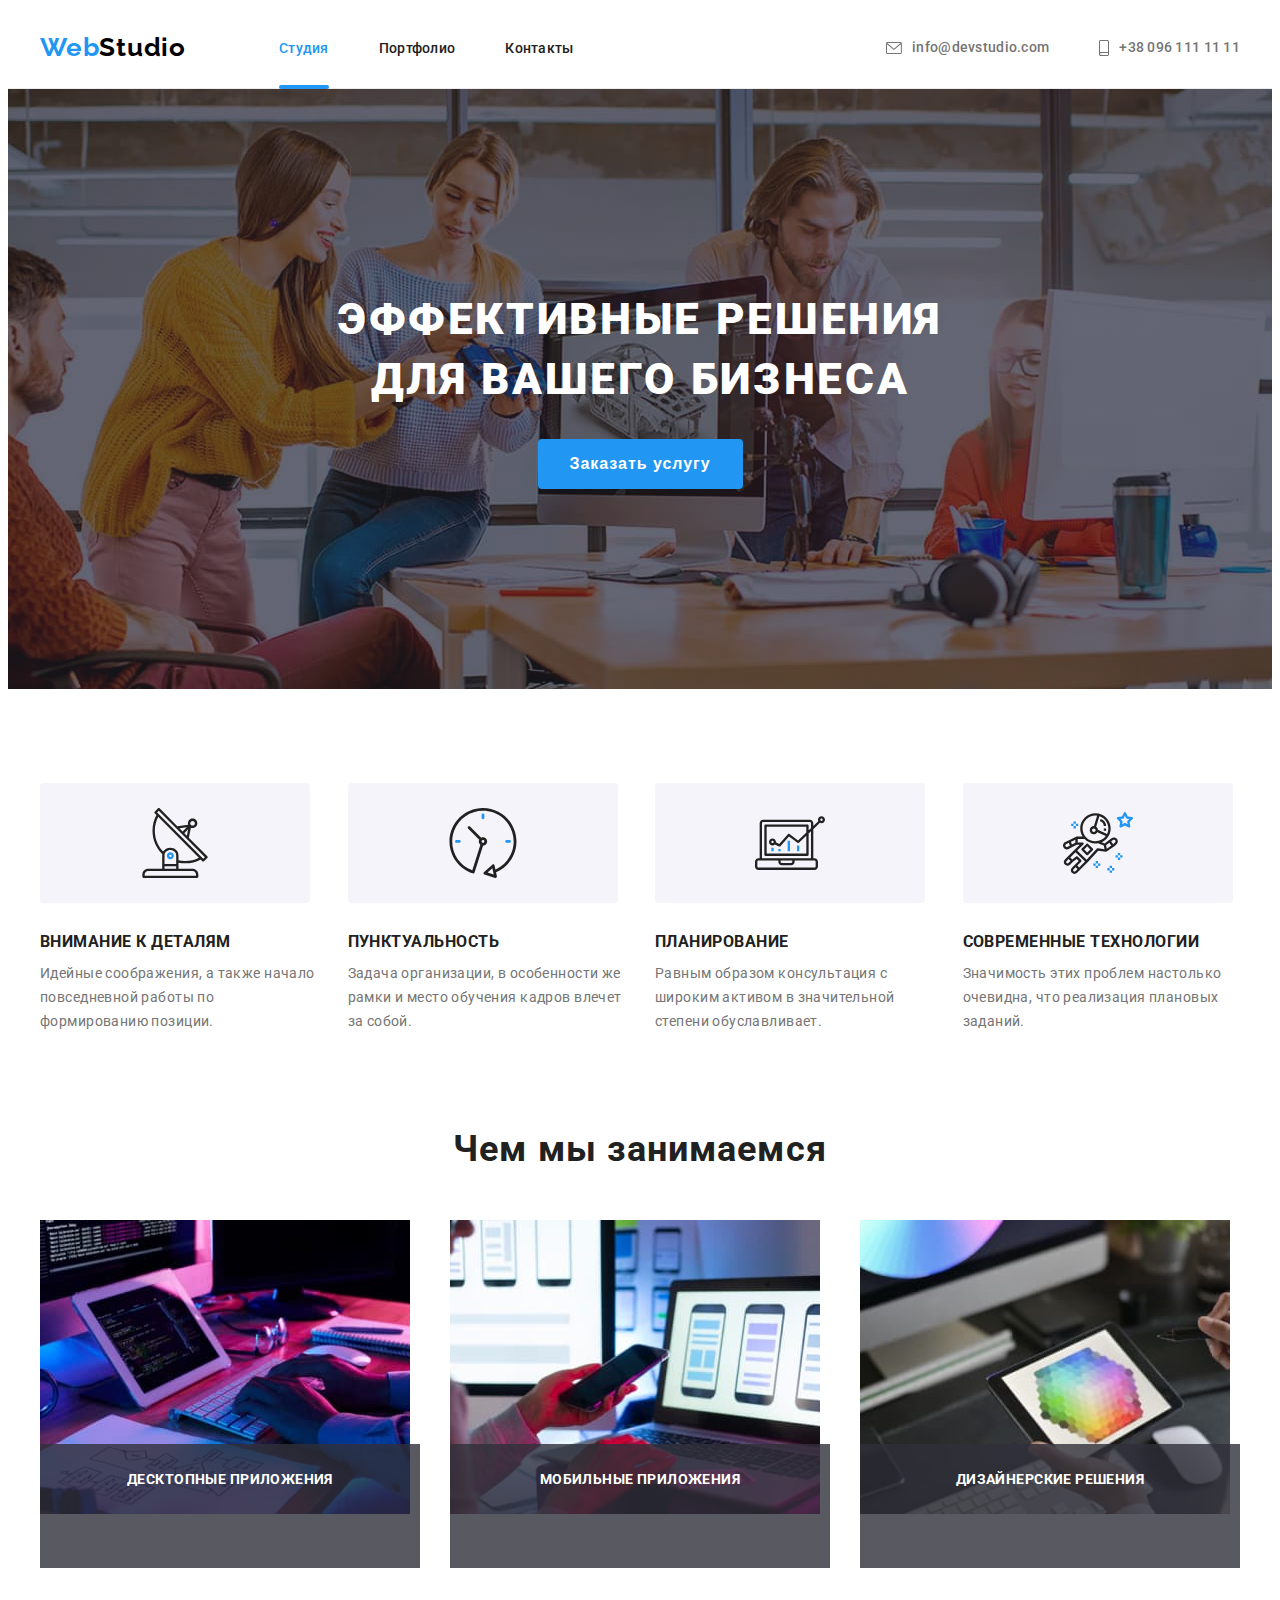
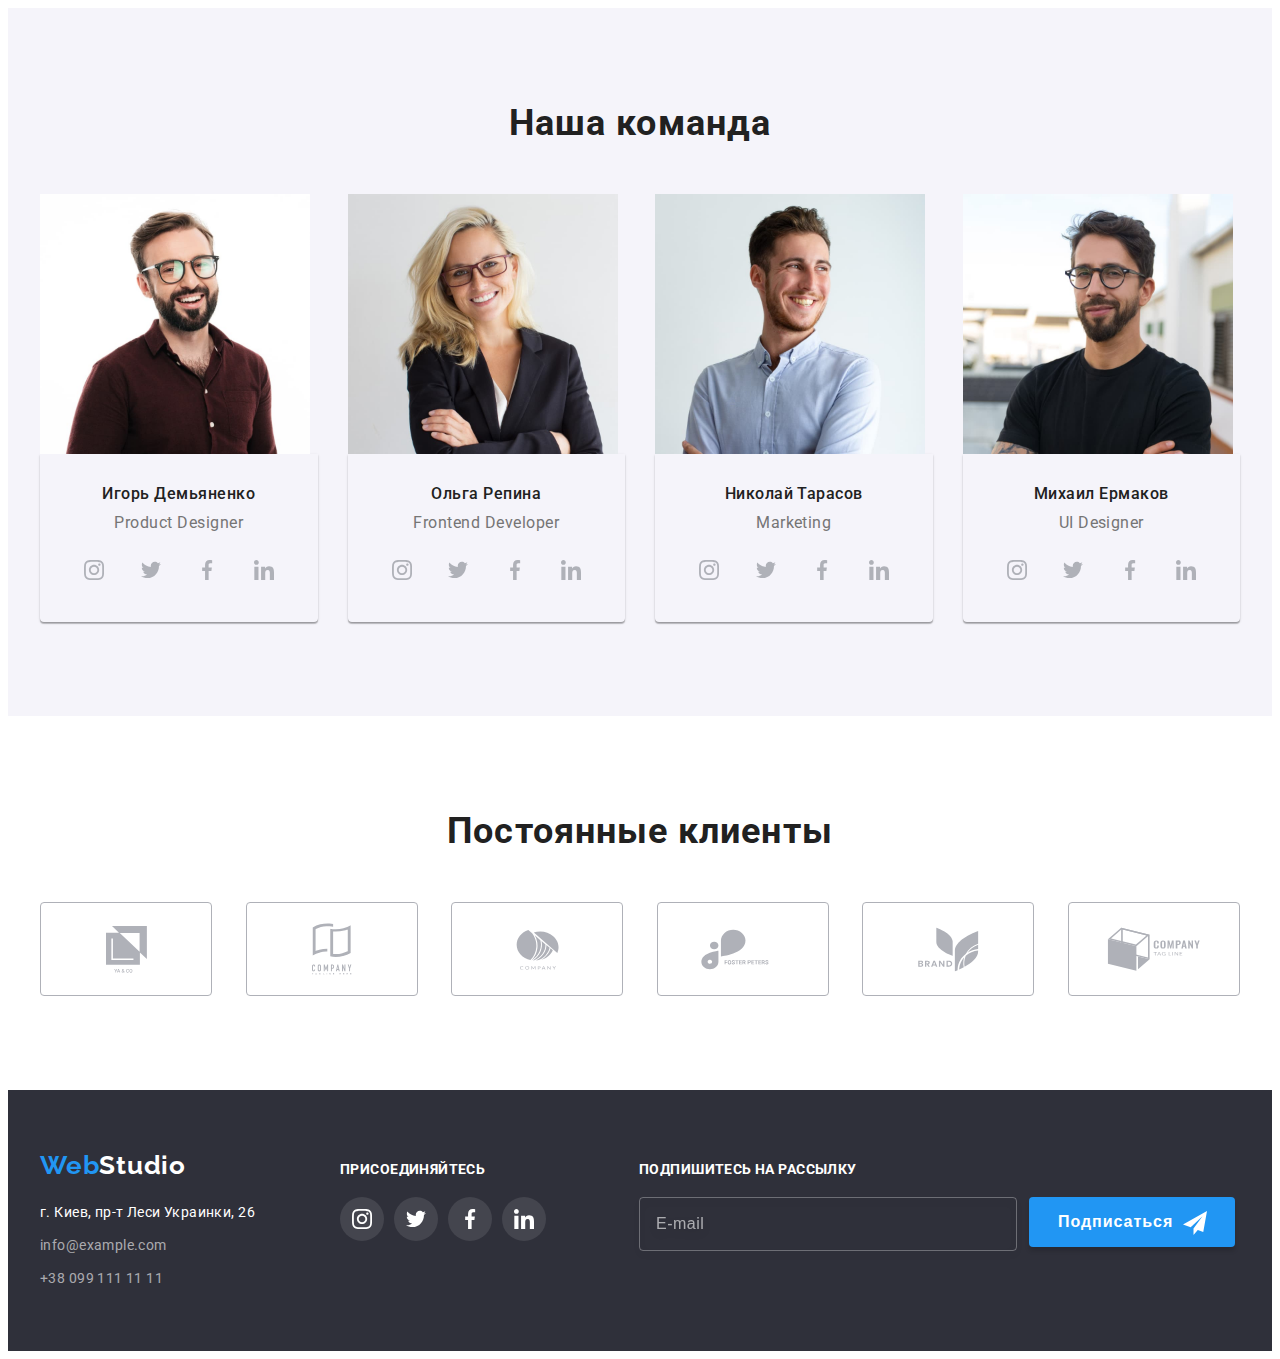
<file: index.html>
<!DOCTYPE html>
<html lang="ru">
  <head>
    <meta charset="UTF-8" />
    <meta http-equiv="X-UA-Compatible" content="IE=edge" />
    <meta name="viewport" content="width=device-width, initial-scale=1.0" />
    <title>WebStudio</title>
    <link rel="preconnect" href="https://fonts.gstatic.com" />
    <link
      href="https://fonts.googleapis.com/css2?family=Raleway:wght@700&family=Roboto:wght@400;500;700;900&display=swap"
      rel="stylesheet"
    />
    <link
      rel="stylesheet"
      href="https://cdnjs.cloudflare.com/ajax/libs/modern-normalize/1.1.0/modern-normalize.min.css"
      integrity="sha512-wpPYUAdjBVSE4KJnH1VR1HeZfpl1ub8YT/NKx4PuQ5NmX2tKuGu6U/JRp5y+Y8XG2tV+wKQpNHVUX03MfMFn9Q=="
      crossorigin="anonymous"
      referrerpolicy="no-referrer"
    />
    <link
      rel="stylesheet"
      href="https://cdnjs.cloudflare.com/ajax/libs/animate.css/4.1.1/animate.min.css"
    />
    <link rel="stylesheet" href="./css/styles.css" />
  </head>
  <body>
    <!--Header-->
    <header class="header">
      <div class="container header-container">
        <a class="logo link" href="./"> <span class="logo-part">Web</span>Studio</a>
        <nav class="navigation">
          <ul class="menu list">
            <li class="menu-item">
              <a class="menu-link link current" href="./index.html">Студия</a>
            </li>
            <li class="menu-item">
              <a class="menu-link link" href="./portfolio.html">Портфолио</a>
            </li>
            <li class="menu-item"><a class="menu-link link" href="">Контакты</a></li>
          </ul>
        </nav>
        <ul class="contacts list">
          <li class="contacts-item">
            <a class="contacts-link link" href="mailto:info@devstudio.com"
              ><svg class="icon-header" width="16" height="12">
                <use href="./images/icons.svg#icon-envelope"></use></svg
              >info@devstudio.com
            </a>
          </li>
          <li class="contacts-item">
            <a class="contacts-link link" href="tel:+380961111111"
              ><svg class="icon-header" width="10" height="16">
                <use href="./images/icons.svg#icon-smartphone"></use></svg
              >+38 096 111 11 11</a
            >
          </li>
        </ul>
      </div>
    </header>
    <main>
      <!--Hero-->
      <section class="hero">
        <div class="container">
          <h1 class="hero-title">Эффективные решения для вашего бизнеса</h1>
          <button class="modal-button" type="button" data-modal-open>Заказать услугу</button>
        </div>
      </section>
      <!--Advantages-->
      <section class="advantages section">
        <div class="container">
          <h2 class="visually-hidden">Преимущества компании</h2>
          <ul class="advantages-list list">
            <li class="advantages-item">
              <div class="advantages-cards">
                <svg class="icon-advantages" width="70" height="70">
                  <use href="./images/icons.svg#icon-antenna"></use>
                </svg>
              </div>
              <h3 class="advantages-title">Внимание к деталям</h3>
              <p class="advantages-text">
                Идейные соображения, а также начало повседневной работы по формированию позиции.
              </p>
            </li>
            <li class="advantages-item">
              <div class="advantages-cards">
                <svg class="icon-advantages" width="70" height="70">
                  <use href="./images/icons.svg#icon-clock"></use>
                </svg>
              </div>
              <h3 class="advantages-title">Пунктуальность</h3>
              <p class="advantages-text">
                Задача организации, в особенности же рамки и место обучения кадров влечет за собой.
              </p>
            </li>
            <li class="advantages-item">
              <div class="advantages-cards">
                <svg class="icon-advantages" width="70" height="70">
                  <use href="./images/icons.svg#icon-diagram"></use>
                </svg>
              </div>
              <h3 class="advantages-title">Планирование</h3>
              <p class="advantages-text">
                Равным образом консультация с широким активом в значительной степени обуславливает.
              </p>
            </li>
            <li class="advantages-item">
              <div class="advantages-cards">
                <svg class="icon-advantages" width="70" height="70">
                  <use href="./images/icons.svg#icon-astronaut"></use>
                </svg>
              </div>
              <h3 class="advantages-title">Современные технологии</h3>
              <p class="advantages-text">
                Значимость этих проблем настолько очевидна, что реализация плановых заданий.
              </p>
            </li>
          </ul>
        </div>
      </section>
      <!--Gallery-->
      <section class="gallery section">
        <div class="container">
          <h2 class="gallery-title">Чем мы занимаемся</h2>
          <ul class="gallery-list list">
            <li class="gallery-item">
              <div class="gallery-img">
                <img src="./images/img-1.jpg" alt="Работа на планшете" width="370" height="294" />
                <p class="overlay-gallery">Десктопные приложения</p>
              </div>
            </li>
            <li class="gallery-item">
              <div class="gallery-img">
                <img src="./images/img-2.jpg" alt="Работа на планшете" width="370" height="294" />
                <p class="overlay-gallery">Мобильные приложения</p>
              </div>
            </li>
            <li class="gallery-item">
              <div class="gallery-img">
                <img src="./images/img-3.jpg" alt="Работа на планшете" width="370" height="294" />
                <p class="overlay-gallery">Дизайнерские решения</p>
              </div>
            </li>
          </ul>
        </div>
      </section>
      <!--Team-->
      <section class="team section">
        <div class="container">
          <h2 class="team-title">Наша команда</h2>
          <ul class="team-list list">
            <li class="team-item">
              <img src="./images/team/igor.jpg" alt="Игорь Демьяненко" width="270" height="260" />
              <div class="team-item-content">
                <h3 class="team-title-item">Игорь Демьяненко</h3>
                <p class="team-text" lang="en">Product Designer</p>
                <ul class="social-list list">
                  <li class="social-list-item">
                    <a href="#" class="social-link link"
                      ><svg class="icon-team" width="20" height="20">
                        <use href="./images/icons.svg#icon-instagram"></use></svg
                    ></a>
                  </li>
                  <li class="social-list-item">
                    <a href="#" class="social-link link"
                      ><svg class="icon-team" width="20" height="20">
                        <use href="./images/icons.svg#icon-twitter"></use></svg
                    ></a>
                  </li>
                  <li class="social-list-item">
                    <a href="#" class="social-link link"
                      ><svg class="icon-team" width="20" height="20">
                        <use href="./images/icons.svg#icon-facebook"></use></svg
                    ></a>
                  </li>
                  <li class="social-list-item">
                    <a href="#" class="social-link link"
                      ><svg class="icon-team" width="20" height="20">
                        <use href="./images/icons.svg#icon-linkedin"></use></svg
                    ></a>
                  </li>
                </ul>
              </div>
            </li>
            <li class="team-item">
              <img src="./images/team/olga.jpg" alt="Ольга Репина" width="270" height="260" />
              <div class="team-item-content">
                <h3 class="team-title-item">Ольга Репина</h3>
                <p class="team-text" lang="en">Frontend Developer</p>
                <ul class="social-list list">
                  <li class="social-list-item">
                    <a href="#" class="social-link link"
                      ><svg class="icon-team" width="20" height="20">
                        <use href="./images/icons.svg#icon-instagram"></use></svg
                    ></a>
                  </li>
                  <li class="social-list-item">
                    <a href="#" class="social-link link"
                      ><svg class="icon-team" width="20" height="20">
                        <use href="./images/icons.svg#icon-twitter"></use></svg
                    ></a>
                  </li>
                  <li class="social-list-item">
                    <a href="#" class="social-link link"
                      ><svg class="icon-team" width="20" height="20">
                        <use href="./images/icons.svg#icon-facebook"></use></svg
                    ></a>
                  </li>
                  <li class="social-list-item">
                    <a href="#" class="social-link link"
                      ><svg class="icon-team" width="20" height="20">
                        <use href="./images/icons.svg#icon-linkedin"></use></svg
                    ></a>
                  </li>
                </ul>
              </div>
            </li>
            <li class="team-item">
              <img
                src="./images/team/nickolay.jpg"
                alt="Николай Тарасов"
                width="270"
                height="260"
              />
              <div class="team-item-content">
                <h3 class="team-title-item">Николай Тарасов</h3>
                <p class="team-text" lang="en">Marketing</p>
                <ul class="social-list list">
                  <li class="social-list-item">
                    <a href="#" class="social-link link"
                      ><svg class="icon-team" width="20" height="20">
                        <use href="./images/icons.svg#icon-instagram"></use></svg
                    ></a>
                  </li>
                  <li class="social-list-item">
                    <a href="#" class="social-link link"
                      ><svg class="icon-team" width="20" height="20">
                        <use href="./images/icons.svg#icon-twitter"></use></svg
                    ></a>
                  </li>
                  <li class="social-list-item">
                    <a href="#" class="social-link link"
                      ><svg class="icon-team" width="20" height="20">
                        <use href="./images/icons.svg#icon-facebook"></use></svg
                    ></a>
                  </li>
                  <li class="social-list-item">
                    <a href="#" class="social-link link"
                      ><svg class="icon-team" width="20" height="20">
                        <use href="./images/icons.svg#icon-linkedin"></use></svg
                    ></a>
                  </li>
                </ul>
              </div>
            </li>
            <li class="team-item">
              <img src="./images/team/michail.jpg" alt="Михаил Ермаков" width="270" height="260" />
              <div class="team-item-content">
                <h3 class="team-title-item">Михаил Ермаков</h3>
                <p class="team-text" lang="en">UI Designer</p>
                <ul class="social-list list">
                  <li class="social-list-item">
                    <a href="#" class="social-link link"
                      ><svg class="icon-team" width="20" height="20">
                        <use href="./images/icons.svg#icon-instagram"></use></svg
                    ></a>
                  </li>
                  <li class="social-list-item">
                    <a href="#" class="social-link link"
                      ><svg class="icon-team" width="20" height="20">
                        <use href="./images/icons.svg#icon-twitter"></use></svg
                    ></a>
                  </li>
                  <li class="social-list-item">
                    <a href="#" class="social-link link"
                      ><svg class="icon-team" width="20" height="20">
                        <use href="./images/icons.svg#icon-facebook"></use></svg
                    ></a>
                  </li>
                  <li class="social-list-item">
                    <a href="#" class="social-link link"
                      ><svg class="icon-team" width="20" height="20">
                        <use href="./images/icons.svg#icon-linkedin"></use></svg
                    ></a>
                  </li>
                </ul>
              </div>
            </li>
          </ul>
        </div>
      </section>
      <section class="clients section">
        <div class="container">
          <h2 class="clients-title">Постоянные клиенты</h2>
          <ul class="clients-list list">
            <li class="clients-item">
              <a href="#" class="clients-link link">
                <svg class="icon-clients" width="41" height="47">
                  <use href="./images/icons.svg#icon-ya-co"></use>
                </svg>
              </a>
            </li>
            <li class="clients-item">
              <a href="#" class="clients-link link">
                <svg class="icon-clients" width="40" height="52">
                  <use href="./images/icons.svg#icon-company-tagline-here"></use>
                </svg>
              </a>
            </li>
            <li class="clients-item">
              <a href="#" class="clients-link link">
                <svg class="icon-clients" width="43" height="41">
                  <use href="./images/icons.svg#icon-company"></use>
                </svg>
              </a>
            </li>
            <li class="clients-item">
              <a href="#" class="clients-link link">
                <svg class="icon-clients" width="84" height="41">
                  <use href="./images/icons.svg#icon-foster-peters"></use>
                </svg>
              </a>
            </li>
            <li class="clients-item">
              <a href="#" class="clients-link link">
                <svg class="icon-clients" width="63" height="45">
                  <use href="./images/icons.svg#icon-brand"></use>
                </svg>
              </a>
            </li>
            <li class="clients-item">
              <a href="#" class="clients-link link">
                <svg class="icon-clients" width="94" height="44">
                  <use href="./images/icons.svg#icon-company-tag-line"></use>
                </svg>
              </a>
            </li>
          </ul>
        </div>
      </section>
    </main>
    <!--Footer-->
    <footer class="footer">
      <div class="container footer-container">
        <div class="address-container">
          <a class="logo-footer link" href="./"><span class="logo-part">Web</span>Studio</a>
          <address class="address">
            <ul class="address-list list">
              <li class="address-item">
                <a
                  class="address-link link"
                  href="https://goo.gl/maps/QvTUTjKMQHzoDzai6"
                  target="_blank"
                  rel="noopener noreferrer"
                  >г. Киев, пр-т Леси Украинки, 26</a
                >
              </li>
              <li class="address-item">
                <a class="mail-link link" href="mailto:info@example.com">info@example.com</a>
              </li>
              <li class="address-item">
                <a class="mail-link link" href="tel:+380991111111">+38 099 111 11 11</a>
              </li>
            </ul>
          </address>
        </div>
        <div class="social-container">
          <p class="social-text">присоединяйтесь</p>
          <ul class="footer-social-list list">
            <li class="footer-social-item">
              <a href="#" class="footer-social-link link">
                <svg class="icon-social-footer" width="20" height="20">
                  <use href="./images/icons.svg#icon-instagram"></use>
                </svg>
              </a>
            </li>
            <li class="footer-social-item">
              <a href="#" class="footer-social-link link">
                <svg class="icon-social-footer" width="20" height="20">
                  <use href="./images/icons.svg#icon-twitter"></use>
                </svg>
              </a>
            </li>
            <li class="footer-social-item">
              <a href="#" class="footer-social-link link">
                <svg class="icon-social-footer" width="20" height="20">
                  <use href="./images/icons.svg#icon-facebook"></use>
                </svg>
              </a>
            </li>
            <li class="footer-social-item">
              <a href="#" class="footer-social-link link">
                <svg class="icon-social-footer" width="20" height="20">
                  <use href="./images/icons.svg#icon-linkedin"></use>
                </svg>
              </a>
            </li>
          </ul>
        </div>
        <div class="subscription-container">
          <form class="subscription-form" action="#">
            <p class="subscription-text">подпишитесь на рассылку</p>
            <label class="subscription-label"
              ><input
                type="email"
                class="subscription-input"
                name="subscription"
                placeholder="E-mail"
                required
              />
            </label>
            <button type="submit" class="subscription-submit">
              Подписаться<svg class="subscription-send" width="24" height="24">
                <use href="./images/icons.svg#icon-send"></use>
              </svg>
            </button>
          </form>
        </div>
      </div>
    </footer>
    <div class="backdrop is-hidden" data-modal>
      <div class="modal">
        <button type="button" class="close-button" data-modal-close>
          <svg class="icon-modal-button" width="11" height="11">
            <use href="./images/icons.svg#icon-close"></use>
          </svg>
        </button>
        <form class="modal-form" action="#">
          <p class="modal-form-title">Оставьте свои данные, мы вам перезвоним</p>
          <label class="modal-form-field"
            >Имя<span class="modal-form-input-wrapper"
              ><input
                type="text"
                class="modal-form-input"
                name="user-name"
                maxlength="2"
                pattern="[a-zA-Zа-яёА-ЯЁ]+"
                title="Имя должно содержать символы кириллицы или латиницы"
                required /><svg class="modal-form-icon" width="18" height="18">
                <use href="./images/icons.svg#icon-person"></use></svg></span
          ></label>
          <label class="modal-form-field"
            >Телефон
            <span class="modal-form-input-wrapper">
              <input
                type="tel"
                class="modal-form-input"
                name="user-tel"
                pattern="[0-9]{3}-[0-9]{3}-[0-9]{2}-[0-9]{2}"
                title="095-234-56-78"
                required /><svg class="modal-form-icon" width="18" height="18">
                <use href="./images/icons.svg#icon-phone"></use></svg></span
          ></label>
          <label class="modal-form-field"
            >Почта<span class="modal-form-input-wrapper"
              ><input type="email" class="modal-form-input" name="user-email" required /><svg
                class="modal-form-icon"
                width="18"
                height="18"
              >
                <use href="./images/icons.svg#icon-email"></use></svg></span
          ></label>
          <label class="modal-form-field"
            >Комментарий<textarea
              name="user-message"
              placeholder="Введите текст"
              class="modal-form-message"
            ></textarea>
          </label>
          <input
            type="checkbox"
            class="modal-form-checkbox visually-hidden"
            id="accept-policy"
            name="check"
          /><label for="accept-policy" class="modal-form-checkbox-label"
            >Соглашаюсь с рассылкой и принимаю&nbsp;
            <a href="#" class="modal-form-link">Условия договора</a></label
          >
          <button type="submit" class="modal-form-submit">Отправить</button>
        </form>
      </div>
    </div>
    <script src="./js/modal.js"></script>
  </body>
</html>
</file>
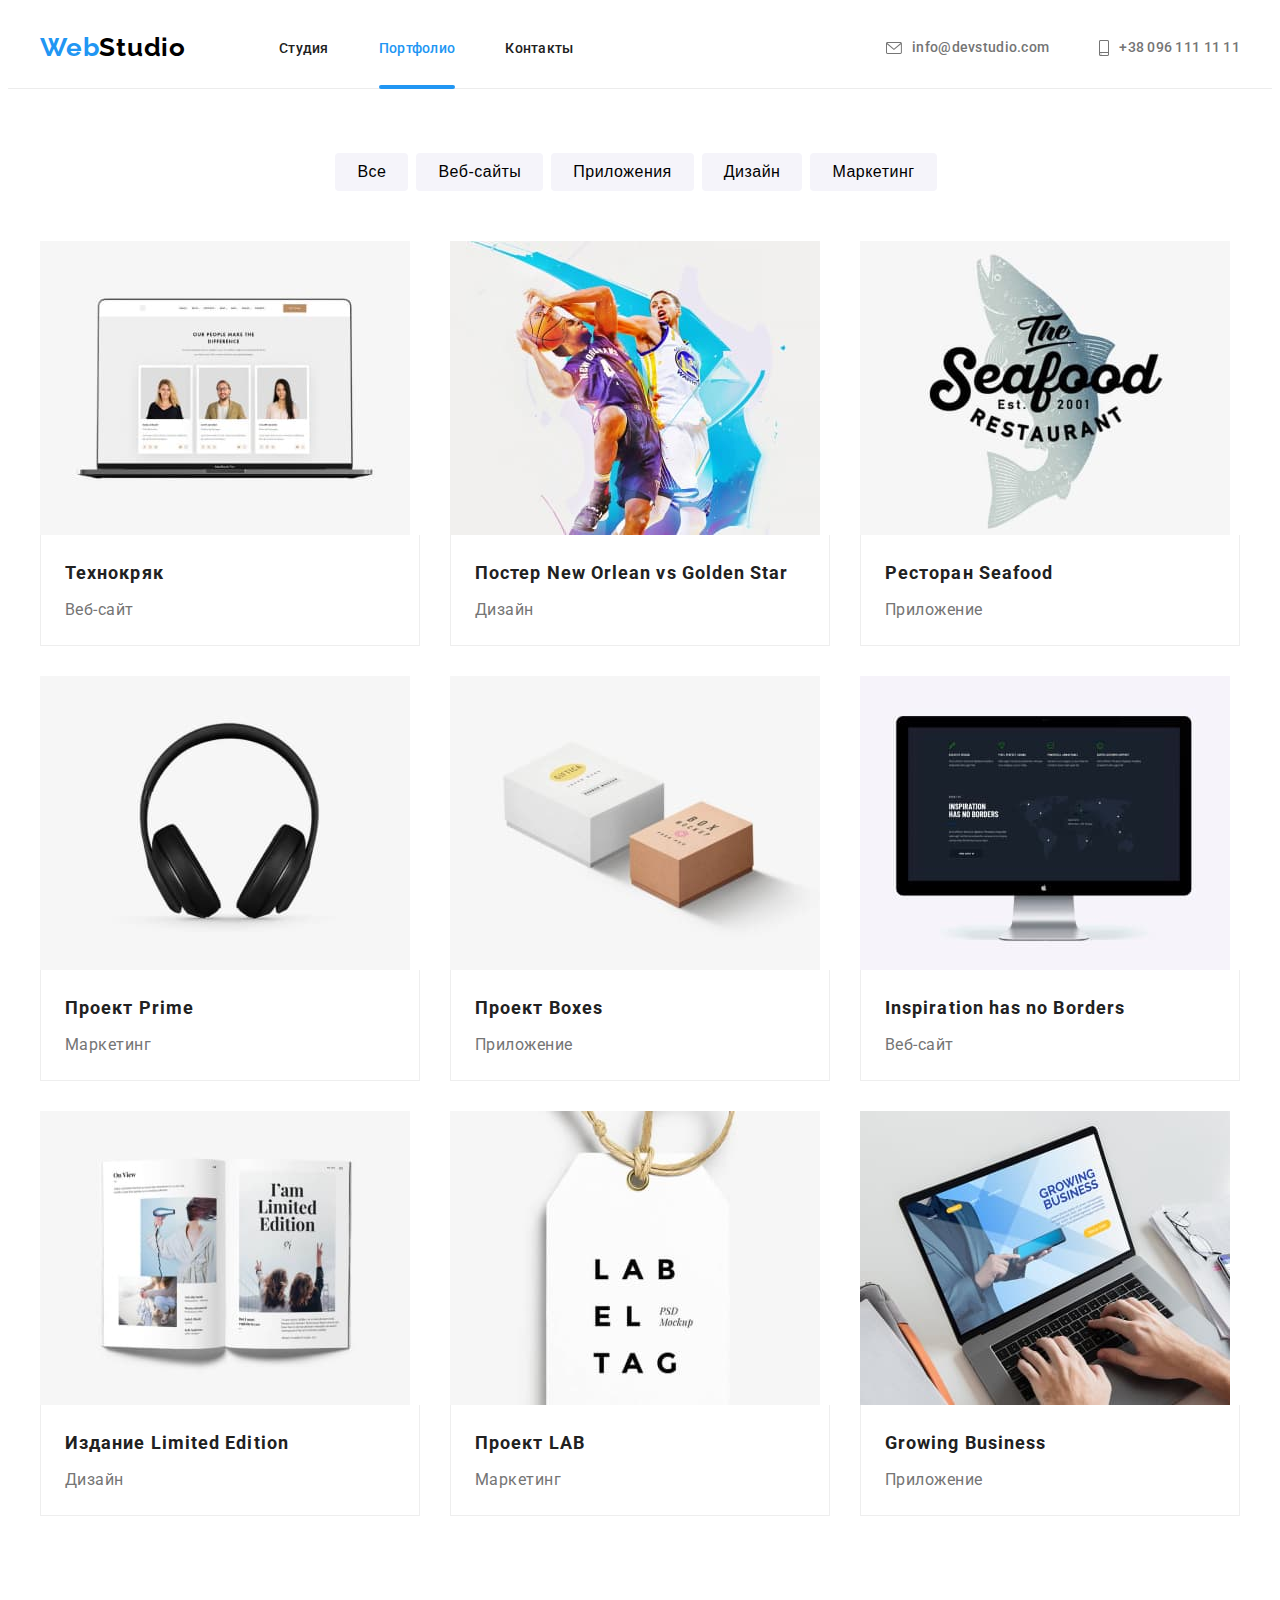
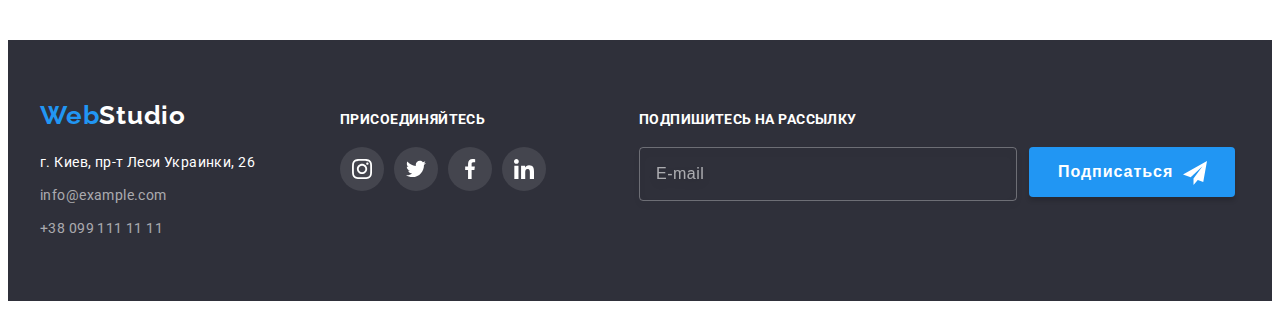
<file: portfolio.html>
<!DOCTYPE html>
<html lang="ru">
  <head>
    <meta charset="UTF-8" />
    <meta http-equiv="X-UA-Compatible" content="IE=edge" />
    <meta name="viewport" content="width=device-width, initial-scale=1.0" />
    <title>WebStudio</title>
    <link rel="preconnect" href="https://fonts.gstatic.com" />
    <link
      href="https://fonts.googleapis.com/css2?family=Raleway:wght@700&family=Roboto:wght@400;500;700;900&display=swap"
      rel="stylesheet"
    />
    <link
      rel="stylesheet"
      href="https://cdnjs.cloudflare.com/ajax/libs/modern-normalize/1.1.0/modern-normalize.min.css"
      integrity="sha512-wpPYUAdjBVSE4KJnH1VR1HeZfpl1ub8YT/NKx4PuQ5NmX2tKuGu6U/JRp5y+Y8XG2tV+wKQpNHVUX03MfMFn9Q=="
      crossorigin="anonymous"
      referrerpolicy="no-referrer"
    />
    <link
      rel="stylesheet"
      href="https://cdnjs.cloudflare.com/ajax/libs/animate.css/4.1.1/animate.min.css"
    />
    <link rel="stylesheet" href="./css/styles.css" />
  </head>
  <body>
    <!--Header-->
    <header class="header">
      <div class="container header-container">
        <a class="logo link" href="./"> <span class="logo-part">Web</span>Studio</a>
        <nav class="navigation">
          <ul class="menu list">
            <li class="menu-item">
              <a class="menu-link link" href="./index.html">Студия</a>
            </li>
            <li class="menu-item">
              <a class="menu-link link current" href="./portfolio.html">Портфолио</a>
            </li>
            <li class="menu-item"><a class="menu-link link" href="#">Контакты</a></li>
          </ul>
        </nav>
        <ul class="contacts list">
          <li class="contacts-item">
            <a class="contacts-link link" href="mailto:info@devstudio.com"
              ><svg class="icon-header" width="16" height="12">
                <use href="./images/icons.svg#icon-envelope"></use></svg
              >info@devstudio.com</a
            >
          </li>
          <li class="contacts-item">
            <a class="contacts-link link" href="tel:+380961111111"
              ><svg class="icon-header" width="10" height="16">
                <use href="./images/icons.svg#icon-smartphone"></use></svg
              >+38 096 111 11 11</a
            >
          </li>
        </ul>
      </div>
    </header>
    <!-- Main -->
    <main>
      <section class="portfolio section-portfolio">
        <div class="container">
          <h1 class="visually-hidden">Портфолио</h1>
          <ul class="portfolio-list list">
            <li class="portfolio-item">
              <button class="portfolio-button" type="button">Все</button>
            </li>
            <li class="portfolio-item">
              <button class="portfolio-button" type="button">Веб-сайты</button>
            </li>
            <li class="portfolio-item">
              <button class="portfolio-button" type="button">Приложения</button>
            </li>
            <li class="portfolio-item">
              <button class="portfolio-button" type="button">Дизайн</button>
            </li>
            <li class="portfolio-item">
              <button class="portfolio-button" type="button">Маркетинг</button>
            </li>
          </ul>
          <ul class="portfolio-jobs-list list">
            <li class="portfolio-jobs-item">
              <a class="portfolio-jobs-link link" href="#"
                ><div class="portfolio-jobs-img">
                  <img
                    src="./images/portfolio/technocryk.jpg"
                    alt="Страница веб-сайта Технокряк"
                    width="370"
                    height="294"
                  />
                  <p class="overlay">
                    Технокряк это современная площадка распространения коронавируса. Компании
                    используют эту платформу для цифрового шпионажа и атак на защищённые сервера
                    конкурентов.
                  </p>
                </div>
                <div class="portfolio-jobs-content">
                  <h2 class="portfolio-jobs-title">Технокряк</h2>
                  <p class="portfolio-jobs-text">Веб-сайт</p>
                </div>
              </a>
            </li>
            <li class="portfolio-jobs-item">
              <a class="portfolio-jobs-link link" href="#"
                ><div class="portfolio-jobs-img">
                  <img
                    src="./images/portfolio/basketboll.jpg"
                    alt="Два баскетболиста в прыжке"
                    width="370"
                    height="294"
                  />
                  <p class="overlay">
                    Технокряк это современная площадка распространения коронавируса. Компании
                    используют эту платформу для цифрового шпионажа и атак на защищённые сервера
                    конкурентов.
                  </p>
                </div>
                <div class="portfolio-jobs-content">
                  <h2 class="portfolio-jobs-title">
                    Постер <span lang="en">New Orlean vs Golden Star</span>
                  </h2>
                  <p class="portfolio-jobs-text">Дизайн</p>
                </div>
              </a>
            </li>
            <li class="portfolio-jobs-item">
              <a class="portfolio-jobs-link link" href="#"
                ><div class="portfolio-jobs-img">
                  <img
                    src="./images/portfolio/restaurant.jpg"
                    alt="Логотип ресторана"
                    width="370"
                    height="294"
                  />
                  <p class="overlay">
                    Технокряк это современная площадка распространения коронавируса. Компании
                    используют эту платформу для цифрового шпионажа и атак на защищённые сервера
                    конкурентов.
                  </p>
                </div>
                <div class="portfolio-jobs-content">
                  <h2 class="portfolio-jobs-title">Ресторан <span lang="en">Seafood</span></h2>
                  <p class="portfolio-jobs-text">Приложение</p>
                </div>
              </a>
            </li>
            <li class="portfolio-jobs-item">
              <a class="portfolio-jobs-link link" href="#"
                ><div class="portfolio-jobs-img">
                  <img
                    src="./images/portfolio/headphones.jpg"
                    alt="Наушники"
                    width="370"
                    height="294"
                  />
                  <p class="overlay">
                    Технокряк это современная площадка распространения коронавируса. Компании
                    используют эту платформу для цифрового шпионажа и атак на защищённые сервера
                    конкурентов.
                  </p>
                </div>
                <div class="portfolio-jobs-content">
                  <h2 class="portfolio-jobs-title">Проект <span lang="en">Prime</span></h2>
                  <p class="portfolio-jobs-text">Маркетинг</p>
                </div>
              </a>
            </li>
            <li class="portfolio-jobs-item">
              <a class="portfolio-jobs-link link" href="#"
                ><div class="portfolio-jobs-img">
                  <img
                    src="./images/portfolio/boxes.jpg"
                    alt="Две коробки"
                    width="370"
                    height="294"
                  />
                  <p class="overlay">
                    Технокряк это современная площадка распространения коронавируса. Компании
                    используют эту платформу для цифрового шпионажа и атак на защищённые сервера
                    конкурентов.
                  </p>
                </div>
                <div class="portfolio-jobs-content">
                  <h2 class="portfolio-jobs-title">Проект <span lang="en">Boxes</span></h2>
                  <p class="portfolio-jobs-text">Приложение</p>
                </div>
              </a>
            </li>
            <li class="portfolio-jobs-item">
              <a class="portfolio-jobs-link link" href="#"
                ><div class="portfolio-jobs-img">
                  <img
                    src="./images/portfolio/monitor.jpg"
                    alt="Монитор"
                    width="370"
                    height="294"
                  />
                  <p class="overlay">
                    Технокряк это современная площадка распространения коронавируса. Компании
                    используют эту платформу для цифрового шпионажа и атак на защищённые сервера
                    конкурентов.
                  </p>
                </div>
                <div class="portfolio-jobs-content">
                  <h2 class="portfolio-jobs-title" lang="en">Inspiration has no Borders</h2>
                  <p class="portfolio-jobs-text">Веб-сайт</p>
                </div>
              </a>
            </li>
            <li class="portfolio-jobs-item">
              <a class="portfolio-jobs-link link" href="#"
                ><div class="portfolio-jobs-img">
                  <img
                    src="./images/portfolio/edition.jpg"
                    alt="Журнал в развороте"
                    width="370"
                    height="294"
                  />
                  <p class="overlay">
                    Технокряк это современная площадка распространения коронавируса. Компании
                    используют эту платформу для цифрового шпионажа и атак на защищённые сервера
                    конкурентов.
                  </p>
                </div>
                <div class="portfolio-jobs-content">
                  <h2 class="portfolio-jobs-title">
                    Издание <span lang="en">Limited Edition</span>
                  </h2>
                  <p class="portfolio-jobs-text">Дизайн</p>
                </div>
              </a>
            </li>
            <li class="portfolio-jobs-item">
              <a class="portfolio-jobs-link link" href="#"
                ><div class="portfolio-jobs-img">
                  <img
                    src="./images/portfolio/project.jpg"
                    alt="Бирка проекта"
                    width="370"
                    height="294"
                  />
                  <p class="overlay">
                    Технокряк это современная площадка распространения коронавируса. Компании
                    используют эту платформу для цифрового шпионажа и атак на защищённые сервера
                    конкурентов.
                  </p>
                </div>
                <div class="portfolio-jobs-content">
                  <h2 class="portfolio-jobs-title">Проект <span lang="en">LAB</span></h2>
                  <p class="portfolio-jobs-text">Маркетинг</p>
                </div>
              </a>
            </li>
            <li class="portfolio-jobs-item">
              <a class="portfolio-jobs-link link" href="#"
                ><div class="portfolio-jobs-img">
                  <img
                    src="./images/portfolio/attachment.jpg"
                    alt="Работа за ноутбуком"
                    width="370"
                    height="294"
                  />
                  <p class="overlay">
                    Технокряк это современная площадка распространения коронавируса. Компании
                    используют эту платформу для цифрового шпионажа и атак на защищённые сервера
                    конкурентов.
                  </p>
                </div>
                <div class="portfolio-jobs-content">
                  <h2 class="portfolio-jobs-title" lang="en">Growing Business</h2>
                  <p class="portfolio-jobs-text">Приложение</p>
                </div>
              </a>
            </li>
          </ul>
        </div>
      </section>
    </main>
    <!--Footer-->
    <footer class="footer">
      <div class="container footer-container">
        <div class="address-container">
          <a class="logo-footer link" href="./"><span class="logo-part">Web</span>Studio</a>
          <address class="address">
            <ul class="address-list list">
              <li class="address-item">
                <a
                  class="address-link link"
                  href="https://goo.gl/maps/QvTUTjKMQHzoDzai6"
                  target="_blank"
                  rel="noopener noreferrer"
                  >г. Киев, пр-т Леси Украинки, 26</a
                >
              </li>
              <li class="address-item">
                <a class="mail-link link" href="mailto:info@example.com">info@example.com</a>
              </li>
              <li class="address-item">
                <a class="mail-link link" href="tel:+380991111111">+38 099 111 11 11</a>
              </li>
            </ul>
          </address>
        </div>
        <div class="social-container">
          <p class="social-text">присоединяйтесь</p>
          <ul class="footer-social-list list">
            <li class="footer-social-item">
              <a href="#" class="footer-social-link link">
                <svg class="icon-social-footer" width="20" height="20">
                  <use href="./images/icons.svg#icon-instagram"></use>
                </svg>
              </a>
            </li>
            <li class="footer-social-item">
              <a href="#" class="footer-social-link link">
                <svg class="icon-social-footer" width="20" height="20">
                  <use href="./images/icons.svg#icon-twitter"></use>
                </svg>
              </a>
            </li>
            <li class="footer-social-item">
              <a href="#" class="footer-social-link link">
                <svg class="icon-social-footer" width="20" height="20">
                  <use href="./images/icons.svg#icon-facebook"></use>
                </svg>
              </a>
            </li>
            <li class="footer-social-item">
              <a href="#" class="footer-social-link link">
                <svg class="icon-social-footer" width="20" height="20">
                  <use href="./images/icons.svg#icon-linkedin"></use>
                </svg>
              </a>
            </li>
          </ul>
        </div>
        <div class="subscription-container">
          <form class="subscription-form" action="#">
            <p class="subscription-text">подпишитесь на рассылку</p>
            <label class="subscription-label"
              ><input
                type="email"
                class="subscription-input"
                name="subscription"
                placeholder="E-mail"
                required
              />
            </label>
            <button type="submit" class="subscription-submit">
              Подписаться<svg class="subscription-send" width="24" height="24">
                <use href="./images/icons.svg#icon-send"></use>
              </svg>
            </button>
          </form>
        </div>
      </div>
    </footer>
  </body>
</html>
</file>
<file: css/styles.css>
/*=============WebStudio=============*/
:root {
  --main-font: 'Roboto', sans-serif;
  --secondary-font: 'Raleway', sans-serif;
  --accent-color: #2196f3;
  --font-color: #212121;
  --secondary-color: #ffffff;
  --logo-header-color: #000000;
  --logo-part-color: #2196f3;
  --text-color: #757575;
  --hero-background-color: #c4c4c4;
  --footer-background-color: #2f303a;
  --button-background-color: #188ce8;
  --portfolio-button-color: #f5f4fa;
  --mail-link-color: rgba(255, 255, 255, 0.6);
  --border-header: #ececec;
  --border-portfolio: #eeeeee;
  --social-icon: #afb1b8;
  --timing-function: cubic-bezier(0.4, 0, 0.2, 1);
}

body {
  font-family: var(--main-font);
  color: var(--font-color);
  font-weight: 400;
  font-size: 14px;
}

/* Стили для обнуления верхних отступов у элементов */
h1,
h2,
h3,
h4,
h5,
h6,
p {
  margin-top: 0;
}

/* Класс для обнуления базовых свойств у списков (ul, ol) */
.list {
  list-style: none;
  padding-left: 0;
  margin: 0;
}

/* Класс для обнуления базовых свойств у ссылок */
.link {
  text-decoration: none;
  color: inherit;
}

/* Класс для обнуления базовых свойств у кнопки */
.button {
  border: none;
  background: transparent;
  color: inherit;
  font-family: inherit;
  cursor: pointer;
}

/* Свойства для корректного отображения картинок */
img {
  display: block;
  max-width: 100%;
  height: auto;
}

/* Свойства для обнуления курсива у address */

address {
  font-style: inherit;
}

/* Класс чтобы визуально спрятать элементы */

.visually-hidden {
  position: absolute !important;
  clip: rect(1px 1px 1px 1px); /* IE6, IE7 */
  clip: rect(1px, 1px, 1px, 1px);
  padding: 0 !important;
  border: 0 !important;
  height: 1px !important;
  width: 1px !important;
  overflow: hidden;
}

/*======= Components ========*/
.container {
  width: 1200px;
  padding-left: 15px;
  padding-right: 15px;
  margin: 0 auto;
}
.section {
  padding-top: 94px;
  padding-bottom: 94px;
}
/*======= End Components ========*/

/*========= HEADER ========*/
.header {
  border-bottom: 1px solid var(--border-header);
}
.header-container,
.navigation,
.menu,
.contacts,
.logo,
.contacts-link {
  display: flex;
  align-items: center;
}
.menu-item,
.contacts-item:not(:last-child) {
  margin-right: 50px;
}
.contacts {
  margin-left: auto;
}
.logo {
  font-family: var(--secondary-font);
  font-weight: 700;
  font-size: 26px;
  line-height: 1.19;
  letter-spacing: 0.03em;
  color: var(--logo-header-color);
  margin-right: 93px;
  padding-top: 24px;
  padding-bottom: 25px;
}
.logo-part {
  color: var(--logo-part-color);
}
.menu-link,
.contacts-link {
  font-weight: 500;
  line-height: 1.14;
  letter-spacing: 0.02em;
  padding-top: 32px;
  padding-bottom: 32px;
}
.menu-link {
  color: inherit;
  transition: color 250ms var(--timing-function);
}
.menu-link:hover,
.menu-link:focus {
  color: var(--accent-color);
}
.menu-link.current {
  color: var(--accent-color);
  position: relative;
}
.menu-link.current::after {
  position: absolute;
  display: block;
  bottom: -1px;
  content: '';
  width: 100%;
  height: 4px;
  background-color: var(--accent-color);
  border-radius: 2px;
}
.contacts-link {
  color: var(--text-color);
  transition: color 250ms var(--timing-function);
}
.contacts-link:hover,
.contacts-link:focus {
  color: var(--accent-color);
}
.icon-header {
  fill: currentColor;
  margin-right: 10px;
}

/*========= END HEADER ========*/

/*========= HERO ========*/
.hero .container {
  width: 696px;
}
.hero {
  background-color: var(--hero-background-color);
  padding: 200px 0;
  text-align: center;
  background-image: linear-gradient(rgba(47, 48, 58, 0.4), rgba(47, 48, 58, 0.4)),
    url(../images/hero.jpg);
  background-size: cover;
  max-width: 1600px;
  background-position: center;
  margin: 0 auto;
  background-repeat: no-repeat;
}

.hero-title {
  font-weight: 900;
  font-size: 44px;
  line-height: 1.364;
  letter-spacing: 0.06em;
  text-transform: uppercase;
  color: var(--secondary-color);
  margin-bottom: 30px;
}
.modal-button {
  border-radius: 4px;
  border: none;
  padding: 10px 32px;
  font-weight: 700;
  font-size: 16px;
  line-height: 1.88;
  letter-spacing: 0.06em;
  color: var(--secondary-color);
  background-color: var(--accent-color);
  cursor: pointer;
  transition: background-color 250ms var(--timing-function);
}
.modal-button:hover,
.modal-button:focus {
  background-color: var(--button-background-color);
}
/*========= END HERO ========*/

/*========= ADVANTAGES ========*/
.advantages-cards {
  display: flex;
  justify-content: center;
  align-items: center;
  width: 270px;
  height: 120px;
  background: var(--portfolio-button-color);
  border-radius: 4px;
  margin-bottom: 30px;
}

.advantages-title {
  font-weight: 700;
  line-height: 1.143;
  letter-spacing: 0.03em;
  text-transform: uppercase;
  margin-bottom: 10px;
}
.advantages-text {
  line-height: 1.714;
  letter-spacing: 0.03em;
  color: var(--text-color);
  margin-bottom: 0;
}
.advantages-list {
  display: flex;
  flex-wrap: wrap;
  margin-left: -30px;
  margin-top: -30px;
}
.advantages-item {
  flex-basis: calc((100% - 120px) / 4);
  margin-left: 30px;
  margin-top: 30px;
}
.advantages {
  padding-bottom: 0;
}
/*========= END ADVANTAGES ========*/

/*========= GALLERY ========*/
.gallery-title,
.team-title {
  font-weight: 700;
  font-size: 36px;
  line-height: 1.17;
  text-align: center;
  letter-spacing: 0.03em;
  margin-bottom: 50px;
}
.gallery-list {
  display: flex;
  flex-wrap: wrap;
  margin-left: -30px;
  margin-top: -30px;
}
.gallery-item {
  flex-basis: calc((100% - 90px) / 3);
  margin-left: 30px;
  margin-top: 30px;
}
.gallery-img {
  position: relative;
}
.overlay-gallery {
  position: absolute;
  top: 224px;
  left: 0;
  width: 100%;
  height: 70px;
  font-weight: 700;
  line-height: 1.143;
  text-align: center;
  letter-spacing: 0.03em;
  text-transform: uppercase;
  color: var(--secondary-color);
  background-color: rgba(47, 48, 58, 0.8);
  padding: 27px 0;
  margin: 0;
}

/*========= END GALLERY ========*/

/*========= TEAM ========*/
.team {
  background-color: var(--portfolio-button-color);
}
.team-title-item,
.team-text {
  font-size: 16px;
  line-height: 1.19;
  letter-spacing: 0.03em;
}
.team-title-item {
  font-weight: 500;
  margin-bottom: 10px;
}
.team-text {
  color: var(--text-color);
  margin-bottom: 16px;
}
.team-list {
  display: flex;
  flex-wrap: wrap;
  margin-left: -30px;
  margin-top: -30px;
  text-align: center;
}
.team-item {
  flex-basis: calc((100% - 120px) / 4);
  margin-left: 30px;
  margin-top: 30px;
}
.social-list {
  display: flex;
  justify-content: space-between;
}
.social-link {
  display: flex;
  align-items: center;
  justify-content: center;
  width: 44px;
  height: 44px;
  border-radius: 50%;
  fill: var(--social-icon);
  transition: background-color 250ms var(--timing-function), fill 250ms var(--timing-function);
}
.social-link:hover,
.social-link:focus {
  fill: var(--secondary-color);
  background-color: var(--accent-color);
}
.team-item-content {
  padding: 30px 32px;
  box-shadow: 0px 1px 3px rgba(0, 0, 0, 0.12), 0px 1px 1px rgba(0, 0, 0, 0.14),
    0px 2px 1px rgba(0, 0, 0, 0.2);
  border-radius: 0px 0px 4px 4px;
}
/*========= END TEAM ========*/

/*========= CLIENTS ========*/

.clients-title {
  font-weight: 700;
  font-size: 36px;
  line-height: 1.167;
  text-align: center;
  letter-spacing: 0.03em;
  margin-bottom: 50px;
}
.clients-list {
  display: flex;
  justify-content: space-between;
}
.clients-link {
  display: flex;
  align-items: center;
  justify-content: center;
  width: 170px;
  height: 92px;
  border: 1px solid var(--social-icon);
  border-radius: 4px;
  fill: var(--social-icon);
  transition: border-color 250ms var(--timing-function), fill 250ms var(--timing-function);
}

.clients-link:hover,
.clients-link:focus {
  fill: var(--accent-color);
  border-color: var(--accent-color);
}
/*========= END CLIENTS ========*/

/*========= PORTFOLIO ========*/
.section-portfolio {
  padding-top: 64px;
  padding-bottom: 124px;
}
.portfolio-button {
  display: inline-block;
  font-weight: 500;
  font-size: 16px;
  line-height: 1.63;
  border-radius: 4px;
  border: none;
  text-align: center;
  letter-spacing: 0.03em;
  background-color: var(--portfolio-button-color);
  cursor: pointer;
  padding: 6px 22px;
  transition: color 250ms var(--timing-function), background-color 250ms var(--timing-function),
    box-shadow 250ms var(--timing-function);
}
.portfolio-button:hover,
.portfolio-button:focus {
  color: var(--secondary-color);
  background-color: var(--accent-color);
}
.portfolio-button:hover,
.portfolio-button:focus {
  box-shadow: 0px 3px 1px rgba(0, 0, 0, 0.1), 0px 1px 2px rgba(0, 0, 0, 0.08),
    0px 2px 2px rgba(0, 0, 0, 0.12);
}
.portfolio-jobs-title {
  font-weight: 700;
  font-size: 18px;
  line-height: 2;
  letter-spacing: 0.06em;
  color: var(--font-color);
  margin-bottom: 4px;
}
.portfolio-jobs-text {
  font-size: 16px;
  line-height: 1.88;
  letter-spacing: 0.03em;
  color: var(--text-color);
  margin-bottom: 0;
}
.portfolio-item {
  margin-right: 8px;
}
.portfolio-list {
  display: flex;
  justify-content: center;
  margin-bottom: 50px;
}
.portfolio-jobs-list {
  display: flex;
  flex-wrap: wrap;
  margin-left: -30px;
  margin-top: -30px;
}
.portfolio-jobs-item {
  flex-basis: calc((100% - 90px) / 3);
  margin-left: 30px;
  margin-top: 30px;
}
.portfolio-jobs-content {
  display: block;
  padding: 20px 24px;
  border-right: 1px solid var(--border-portfolio);
  border-bottom: 1px solid var(--border-portfolio);
  border-left: 1px solid var(--border-portfolio);
}
.portfolio-jobs-link {
  display: block;
  transition: box-shadow 250ms var(--timing-function), transform 250ms var(--timing-function);
}
.portfolio-jobs-link:hover,
.portfolio-jobs-link:focus {
  box-shadow: 0px 1px 1px rgba(0, 0, 0, 0.12), 0px 4px 4px rgba(0, 0, 0, 0.06),
    1px 4px 6px rgba(0, 0, 0, 0.16);
}
.portfolio-jobs-img {
  position: relative;
  overflow: hidden;
}
.overlay {
  position: absolute;
  top: 0;
  left: 0;
  width: 100%;
  height: 100%;
  background-color: rgba(33, 150, 243, 0.9);
  color: var(--secondary-color);
  font-size: 18px;
  line-height: 1.556;
  letter-spacing: 0.03em;
  overflow: auto;
  padding: 63px 24px;
  transform: translateY(100%);
  transition: transform 250ms var(--timing-function);
}
.portfolio-jobs-link:hover .overlay,
.portfolio-jobs-link:focus .overlay {
  transform: translateY(0%);
}
/*========= END PORTFOLIO ========*/

/*========= FOOTER ========*/
.footer {
  background-color: var(--footer-background-color);
  padding: 60px 0;
}
.logo-footer {
  font-family: var(--secondary-font);
  font-weight: 700;
  font-size: 26px;
  line-height: 1.19;
  letter-spacing: 0.03em;
  color: var(--secondary-color);
}

.address {
  width: 230px;
  margin-top: 20px;
}
.address-item:not(:last-child) {
  margin-bottom: 9px;
}
.address-link,
.mail-link {
  line-height: 1.714;
  letter-spacing: 0.03em;
}
.address-link {
  color: var(--secondary-color);
  transition: color 250ms var(--timing-function);
}
.address-link:hover,
.address-link:focus {
  color: var(--accent-color);
}
.mail-link {
  color: var(--mail-link-color);
  transition: color 250ms var(--timing-function);
}
.mail-link:hover,
.mail-link:focus {
  color: var(--accent-color);
}
.social-text {
  font-weight: 700;
  line-height: 1.143;
  letter-spacing: 0.03em;
  text-transform: uppercase;
  color: var(--secondary-color);
  margin-bottom: 20px;
}
.footer-social-list {
  display: flex;
}
.footer-social-link {
  display: flex;
  align-items: center;
  justify-content: center;
  width: 44px;
  height: 44px;
  border-radius: 50%;
  fill: var(--secondary-color);
  background-color: rgba(255, 255, 255, 0.1);
  transition: background-color 250ms var(--timing-function);
}
.footer-social-link:hover,
.footer-social-link:focus {
  background-color: var(--accent-color);
}
.footer-container {
  display: flex;
  align-items: baseline;
}
.address-container {
  margin-right: 70px;
}
.footer-social-item:not(:last-child) {
  margin-right: 10px;
}
.social-container {
  margin-right: 93px;
}

.subscription-text {
  font-weight: 700;
  line-height: 1.143;
  letter-spacing: 0.03em;
  text-transform: uppercase;
  color: var(--secondary-color);
  margin-bottom: 20px;
}
.subscription-input {
  height: 50px;
  width: 358px;
  padding-left: 16px;
  border: 1px solid rgba(255, 255, 255, 0.3);
  filter: drop-shadow(0px 4px 4px rgba(0, 0, 0, 0.15));
  border-radius: 4px;
  background-color: transparent;
  font-size: 16px;
  line-height: 1.25;
  letter-spacing: 0.03em;
  color: var(--secondary-color);
  vertical-align: middle;
  float: left;
  margin-right: 12px;
}
.subscription-input::placeholder {
  color: rgba(255, 255, 255, 0.6);
}
.subscription-submit {
  background-color: var(--accent-color);
  box-shadow: 0px 4px 4px rgba(0, 0, 0, 0.15);
  border-radius: 4px;
  border: none;
  font-weight: 700;
  font-size: 16px;
  line-height: 1.875;
  letter-spacing: 0.06em;
  color: var(--secondary-color);
  padding-top: 10px;
  padding-right: 28px;
  padding-bottom: 10px;
  padding-left: 29px;
  cursor: pointer;
  vertical-align: middle;
  transition: background-color 250ms var(--timing-function);
}
.subscription-send {
  fill: var(--secondary-color);
  margin-left: 10px;
  vertical-align: middle;
}
.subscription-submit:hover,
.subscription-submit:focus {
  background-color: var(--button-background-color);
}
/*========= END FOOTER ========*/

/*========= MODAL BUTTON ========*/

.backdrop.is-hidden {
  opacity: 0;
  visibility: hidden;
  pointer-events: none;
}

.backdrop {
  position: fixed;
  top: 0;
  left: 0;
  width: 100vw;
  height: 100vh;
  background-color: rgba(0, 0, 0, 0.2);
  opacity: 1;
  transition: opacity 250ms var(--timing-function), visibility 250ms var(--timing-function);
}
.modal {
  position: absolute;
  left: 50%;
  top: 50%;
  width: 528px;
  height: 581px;
  background-color: var(--secondary-color);
  box-shadow: 0px 1px 3px rgba(0, 0, 0, 0.12), 0px 1px 1px rgba(0, 0, 0, 0.14),
    0px 2px 1px rgba(0, 0, 0, 0.2);
  border-radius: 4px;
  transform: translate(-50%, -50%) scale(1);
  transition: transform 250ms var(--timing-function);
  padding: 40px;
}
.backdrop.is-hidden .modal {
  transform: translate(-50%, -50%) scale(0.7);
}

.close-button {
  position: absolute;
  top: 8px;
  right: 8px;
  width: 30px;
  height: 30px;
  color: var(--logo-header-color);
  border: 1px solid rgba(0, 0, 0, 0.1);
  box-sizing: border-box;
  border-radius: 50%;
  background-color: transparent;
  cursor: pointer;
  padding: 0;
  transition: color 250ms var(--timing-function);
}
.close-button:hover,
.close-button:focus {
  fill: var(--accent-color);
}
.modal-form {
  display: flex;
  flex-direction: column;
}
.modal-form-title {
  font-style: normal;
  font-weight: 700;
  font-size: 20px;
  line-height: 1.15;
  text-align: center;
  letter-spacing: 0.03em;
  margin-bottom: 12px;
}
.modal-form-field {
  font-size: 12px;
  line-height: 1.167;
  letter-spacing: 0.01em;
  color: var(--text-color);
  margin-bottom: 10px;
}
.modal-form-input-wrapper {
  position: relative;
  display: block;
  margin-top: 4px;
}
.modal-form-input {
  width: 100%;
  height: 40px;
  border: 1px solid rgba(33, 33, 33, 0.2);
  border-radius: 4px;
  padding-left: 42px;
  transition: border-color 250ms var(--timing-function);
}
.modal-form-input:focus {
  outline: none;
  border-color: var(--accent-color);
}
.modal-form-icon {
  position: absolute;
  top: 50%;
  left: 12px;
  transform: translateY(-50%);
  display: block;
  fill: var(--font-color);
  transition: fill 250ms var(--timing-function);
}
.modal-form-input:focus + .modal-form-icon {
  fill: var(--accent-color);
}
.modal-form-message {
  width: 100%;
  height: 120px;
  padding: 12px 16px;
  border: 1px solid rgba(33, 33, 33, 0.2);
  border-radius: 4px;
  resize: none;
  margin-top: 4px;
  transition: border-color 250ms var(--timing-function);
}
.modal-form-message::placeholder {
  line-height: 1.143;
  letter-spacing: 0.01em;
  color: rgba(117, 117, 117, 0.5);
}
.modal-form-message:focus {
  outline: none;
  border-color: var(--button-background-color);
}
.modal-form-checkbox:checked + .modal-form-checkbox-label::before {
  background-color: var(--accent-color);
  background-image: url(../images/check.svg);
  background-position: center;
  border: none;
}
.modal-form-checkbox:focus + .modal-form-checkbox-label::before {
  border-color: var(--accent-color);
}

.modal-form-checkbox-label {
  display: flex;
  align-items: center;
  line-height: 1.714;
  letter-spacing: 0.03em;
  color: var(--text-color);
  margin-top: 10px;
  margin-bottom: 30px;
}

.modal-form-checkbox-label::before {
  display: block;
  content: '';
  width: 16px;
  height: 15px;
  border: 2px solid var(--font-color);
  border-radius: 2px;
  margin-right: 7px;
  margin-left: 13px;
  cursor: pointer;
}
.modal-form-link {
  text-decoration-line: underline;
  color: var(--accent-color);
}

.modal-form-submit {
  display: block;
  margin: 0 auto;
  font-weight: 700;
  font-size: 16px;
  line-height: 1.875;
  display: flex;
  align-items: center;
  text-align: center;
  letter-spacing: 0.06em;
  color: var(--secondary-color);
  background-color: var(--accent-color);
  box-shadow: 0px 4px 4px rgba(0, 0, 0, 0.15);
  border-radius: 4px;
  border: none;
  padding-top: 10px;
  padding-left: 56px;
  padding-bottom: 10px;
  padding-right: 55px;
  cursor: pointer;
  transition: background-color 250ms var(--timing-function);
}
.modal-form-submit:hover,
.modal-form-submit:focus {
  background-color: var(--button-background-color);
}

/*========= END MODAL BUTTON ========*/
</file>
